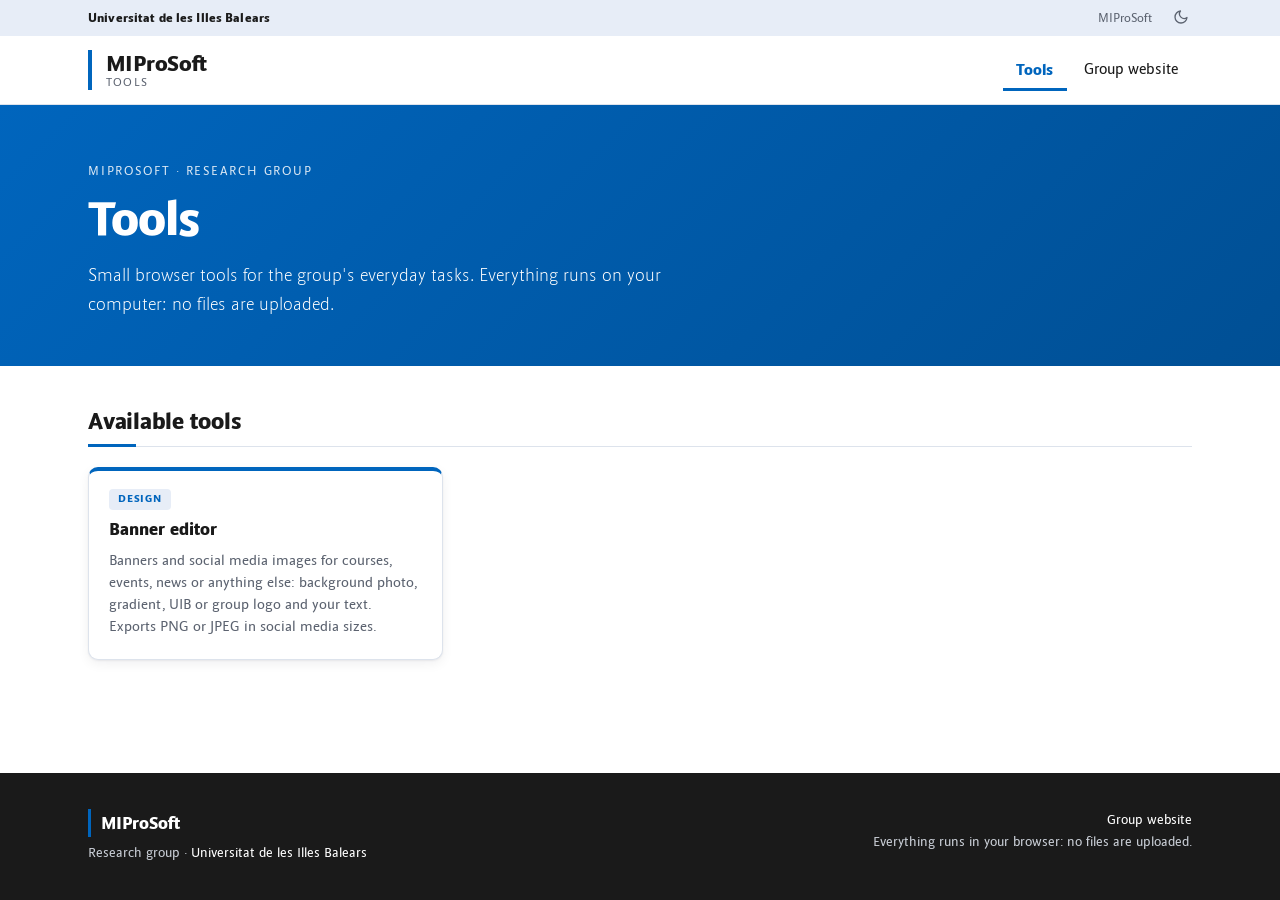
<file: index.html>
<!doctype html>
<html lang="en">
<head>
  <meta charset="utf-8">
  <meta name="viewport" content="width=device-width, initial-scale=1">
  <title>Tools · MIProSoft</title>
  <meta name="description" content="Browser tools for the everyday tasks of the MIProSoft research group (Universitat de les Illes Balears).">
  <link rel="icon" type="image/png" href="assets/logo.png">
  <link rel="icon" type="image/svg+xml" href="assets/logo.svg">
  <link rel="apple-touch-icon" href="assets/logo.png">
  <link rel="stylesheet" href="assets/site.css">
  <script src="assets/site.js"></script>
</head>
<body>
  <header data-site-header></header>

  <main id="content">
    <section class="hero">
      <div class="container hero-inner">
        <p class="eyebrow">MIProSoft · Research group</p>
        <h1>Tools</h1>
        <p class="hero-lead">Small browser tools for the group's everyday tasks. Everything runs on your computer: no files are uploaded.</p>
      </div>
    </section>

    <div class="container page">
      <h2>Available tools</h2>
      <ul class="card-grid">
        <li class="card">
          <p class="card-meta"><span class="kind">Design</span></p>
          <h3 class="card-title"><a href="banner-editor/">Banner editor</a></h3>
          <p class="card-summary">Banners and social media images for courses, events, news or anything else: background photo, gradient, UIB or group logo and your text. Exports PNG or JPEG in social media sizes.</p>
        </li>
      </ul>
    </div>
  </main>

  <footer data-site-footer></footer>
</body>
</html>
</file>
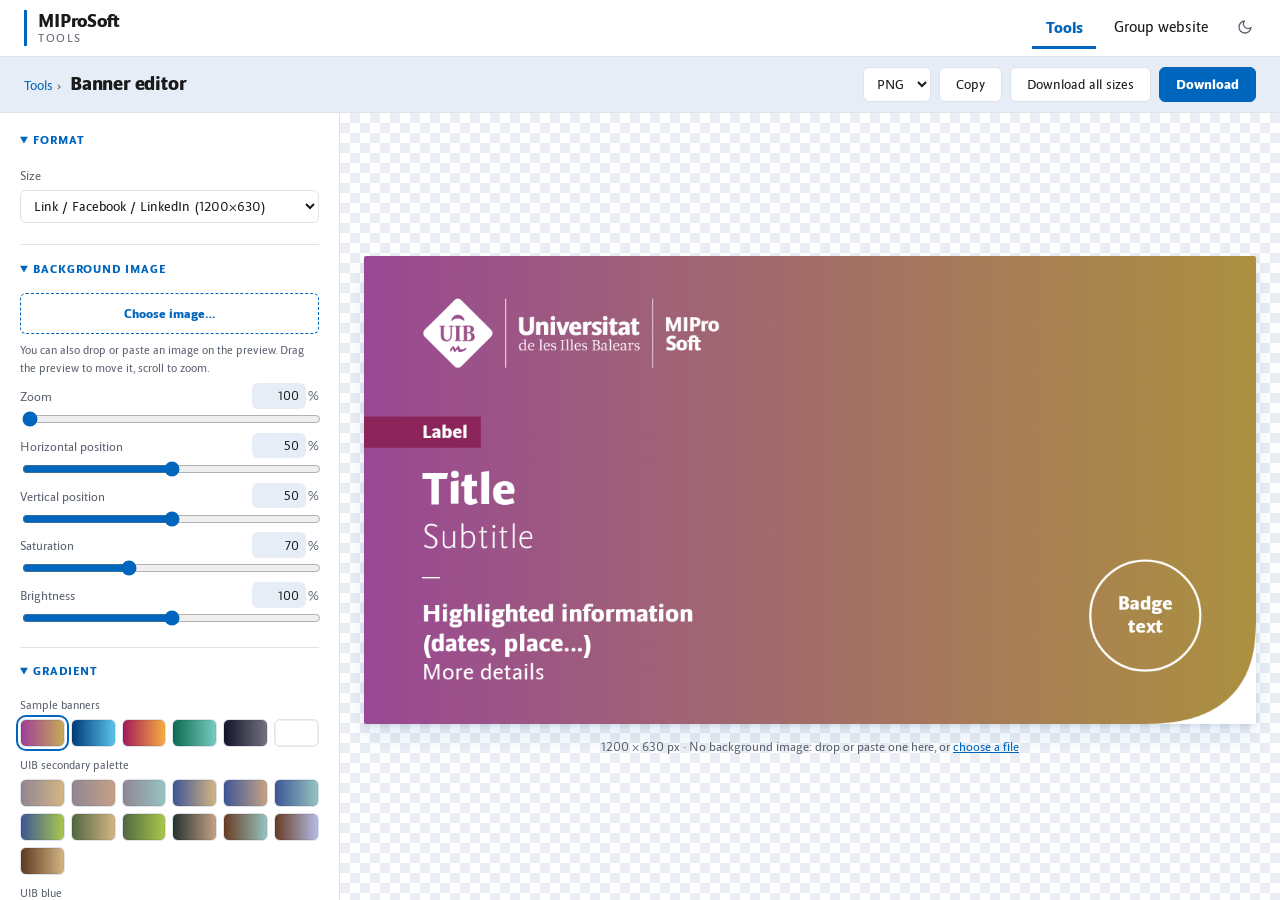
<file: banner-editor/index.html>
<!doctype html>
<html lang="en">
<head>
  <meta charset="utf-8">
  <meta name="viewport" content="width=device-width, initial-scale=1">
  <title>Banner editor · MIProSoft tools</title>
  <link rel="icon" type="image/png" href="../assets/logo.png">
  <link rel="icon" type="image/svg+xml" href="../assets/logo.svg">
  <link rel="stylesheet" href="../assets/site.css">
  <link rel="stylesheet" href="style.css">
  <script src="../assets/site.js"></script>
</head>
<body class="app">
  <header data-site-header="compact"></header>

  <div class="toolbar">
    <div class="toolbar-title">
      <nav class="breadcrumb" aria-label="Breadcrumb"><a href="../">Tools</a> <span aria-hidden="true">›</span></nav>
      <h1>Banner editor</h1>
    </div>
    <div class="actions">
      <select data-key="format" aria-label="File format">
        <option value="png">PNG</option>
        <option value="jpeg">JPEG</option>
      </select>
      <button id="copyBtn" type="button" class="button secondary">Copy</button>
      <button id="downloadAllBtn" type="button" class="button secondary">Download all sizes</button>
      <button id="downloadBtn" type="button" class="button">Download</button>
    </div>
  </div>

  <main class="layout">
    <aside class="panel">
      <details open>
        <summary>Format</summary>
        <label>Size
          <select data-key="preset" id="presetSelect"></select>
        </label>
        <div class="row custom-size">
          <label>Width <input type="number" data-key="customW" min="100" max="4000" step="10"></label>
          <label>Height <input type="number" data-key="customH" min="100" max="4000" step="10"></label>
        </div>
      </details>

      <details open>
        <summary>Background image</summary>
        <label class="file">
          <input type="file" id="imageInput" accept="image/*">
          <span>Choose image…</span>
        </label>
        <button type="button" id="removeImageBtn" class="reset" hidden>Remove image (gradient only)</button>
        <p class="hint">You can also drop or paste an image on the preview. Drag the preview to move it, scroll to zoom.</p>
        <label>Zoom <output data-for="imgZoom"></output>
          <input type="range" data-key="imgZoom" min="100" max="300" step="1"></label>
        <label>Horizontal position <output data-for="imgX"></output>
          <input type="range" data-key="imgX" min="0" max="100" step="1"></label>
        <label>Vertical position <output data-for="imgY"></output>
          <input type="range" data-key="imgY" min="0" max="100" step="1"></label>
        <label>Saturation <output data-for="imgSat"></output>
          <input type="range" data-key="imgSat" min="0" max="200" step="1"></label>
        <label>Brightness <output data-for="imgBright"></output>
          <input type="range" data-key="imgBright" min="50" max="150" step="1"></label>
      </details>

      <details open>
        <summary>Gradient</summary>
        <div class="swatches" id="gradientPresets"></div>
        <p class="hint">Preset: <strong id="gradientName"></strong></p>
        <div class="row">
          <label>Start <input type="color" data-key="gradC1"></label>
          <label>Opacity <output data-for="gradA1"></output>
            <input type="range" data-key="gradA1" min="0" max="100" step="1"></label>
        </div>
        <div class="row">
          <label>End <input type="color" data-key="gradC2"></label>
          <label>Opacity <output data-for="gradA2"></output>
            <input type="range" data-key="gradA2" min="0" max="100" step="1"></label>
        </div>
        <label>Angle <output data-for="gradAngle"></output>
          <input type="range" data-key="gradAngle" min="0" max="360" step="5"></label>
        <label>Blend mode
          <select data-key="gradBlend">
            <option value="source-over">Normal</option>
            <option value="multiply">Multiply</option>
            <option value="screen">Screen</option>
            <option value="overlay">Overlay</option>
            <option value="soft-light">Soft light</option>
            <option value="color">Color</option>
          </select>
        </label>
        <label class="check"><input type="checkbox" data-key="cornerShow"> Curved corner</label>
        <label>Corner colour <input type="color" data-key="cornerColor"></label>
      </details>

      <details open>
        <summary>Logo</summary>
        <label>Logo
          <select data-key="logoBrand">
            <option value="team">UIB · MIPro Soft</option>
            <option value="uib">UIB</option>
          </select>
        </label>
        <label>Version <span class="auto-note" id="logoAutoNote"></span>
          <select data-key="logoVariant">
            <option value="auto">Auto (by background)</option>
            <option value="white">Negative (white)</option>
            <option value="dark">Positive (dark)</option>
            <option value="color">Full colour</option>
          </select>
        </label>
        <label>Size <output data-for="logoSize"></output>
          <input type="range" data-key="logoSize" min="50" max="160" step="1"></label>
      </details>

      <details open>
        <summary>Content</summary>
        <label>Label <input type="text" data-key="label" placeholder="e.g. Seminar, Course, News"></label>
        <label>Label background <input type="color" data-key="labelBg"></label>
        <label>Title <textarea data-key="title" rows="2" placeholder="e.g. the name of the event"></textarea></label>
        <label>Subtitle <input type="text" data-key="subtitle" placeholder="e.g. a tagline, (5 ECTS)"></label>
        <label>Highlight <span class="field-note">bold</span> <textarea data-key="highlight" rows="2" placeholder="e.g. dates, time, place"></textarea></label>
        <label>Details <textarea data-key="details" rows="1" placeholder="e.g. Online · Free entry"></textarea></label>
        <div class="row">
          <label>Text colour
            <select data-key="textColorMode">
              <option value="auto">Auto</option>
              <option value="custom">Custom</option>
            </select>
          </label>
          <label>Custom <input type="color" data-key="textColor"></label>
        </div>
        <label>Text size <output data-for="textScale"></output>
          <input type="range" data-key="textScale" min="60" max="140" step="1"></label>
        <label>Vertical alignment
          <select data-key="valign">
            <option value="top">Below the logo</option>
            <option value="center">Centre</option>
            <option value="bottom">Bottom</option>
          </select>
        </label>
      </details>

      <details open>
        <summary>Badge</summary>
        <label class="check"><input type="checkbox" data-key="badgeShow"> Show badge</label>
        <label>Text <textarea data-key="badgeText" rows="2" placeholder="e.g. Register now"></textarea></label>
        <label>Size <output data-for="badgeSize"></output>
          <input type="range" data-key="badgeSize" min="50" max="160" step="1"></label>
        <label class="check"><input type="checkbox" data-key="badgeAuto"> Automatic position</label>
        <label>Horizontal position <output data-for="badgeX"></output>
          <input type="range" data-key="badgeX" min="0" max="100" step="0.5"></label>
        <label>Vertical position <output data-for="badgeY"></output>
          <input type="range" data-key="badgeY" min="0" max="100" step="0.5"></label>
      </details>

      <button id="resetBtn" type="button" class="reset">Reset all settings</button>
    </aside>

    <section class="stage" id="stage">
      <div class="canvas-wrap" id="canvasWrap">
        <canvas id="canvas"></canvas>
      </div>
      <p class="size-label"><span id="sizeLabel"></span><span id="dropHint"> · No background image: drop or paste one here, or
        <button type="button" id="chooseImageLink" class="link-button">choose a file</button></span></p>
    </section>
  </main>

  <script src="../assets/colour-picker.js"></script>
  <script src="app.js"></script>
</body>
</html>
</file>
<file: assets/site.css>
/* Shared look and feel of the MIProSoft tools, following the group's website
   (github.com/MIProSoft-Lab/miprosoft-site): UIB visual identity, UIBsans,
   institutional blue, light and dark themes. Every tool links this file and
   assets/site.js, which adds the header and footer. */

/* UIB sans © 2014 Damià Rotger Miró (www.ductilct.com), the UIB's institutional
   typeface. A copy installed on the visitor's computer is used first. */
@font-face {
  font-family: UIBsans; font-weight: 300; font-style: normal; font-display: swap;
  src: local('UIBsans Light'), local('UIBsans-Light'), url('../fonts/UIBsans-Light.ttf') format('truetype');
}
@font-face {
  font-family: UIBsans; font-weight: 300; font-style: italic; font-display: swap;
  src: local('UIBsans Light Italic'), local('UIBsans-LightItalic'), url('../fonts/UIBsans-LightItalic.ttf') format('truetype');
}
@font-face {
  font-family: UIBsans; font-weight: 400; font-style: normal; font-display: swap;
  src: local('UIBsans'), local('UIBsans-Regular'), url('../fonts/UIBsans-Regular.ttf') format('truetype');
}
@font-face {
  font-family: UIBsans; font-weight: 400; font-style: italic; font-display: swap;
  src: local('UIBsans Italic'), local('UIBsans-Italic'), url('../fonts/UIBsans-Italic.ttf') format('truetype');
}
@font-face {
  font-family: UIBsans; font-weight: 700; font-style: normal; font-display: swap;
  src: local('UIBsans Bold'), local('UIBsans-Bold'), url('../fonts/UIBsans-Bold.ttf') format('truetype');
}
@font-face {
  font-family: UIBsans; font-weight: 700; font-style: italic; font-display: swap;
  src: local('UIBsans Bold Italic'), local('UIBsans-BoldItalic'), url('../fonts/UIBsans-BoldItalic.ttf') format('truetype');
}

:root {
  /* UIB blue (Pantone 300 C) and black; light blue tint from the style guide. */
  --bg: #ffffff;
  --fg: #1a1a1a;
  --muted: #5c6370;
  --rule: #dde3ec;
  --tint: #e7edf7;
  --surface: #ffffff;
  --accent: #0065bd;
  --accent-strong: #004f94;
  --on-accent: #ffffff;
  --button-bg: #0065bd;
  --button-hover: #004f94;
  --hero-bg: linear-gradient(135deg, #0065bd 0%, #004f94 100%);
  --footer-bg: #1a1a1a;
  --footer-fg: #c9ced6;
  --shadow: 0 1px 2px rgb(16 24 40 / 0.06), 0 4px 12px rgb(16 24 40 / 0.06);
  --shadow-hover: 0 2px 4px rgb(16 24 40 / 0.08), 0 12px 24px rgb(0 101 189 / 0.12);
  --sans: UIBsans, Arial, 'Liberation Sans', Helvetica, sans-serif;
  --container: 72rem;
  --radius: 10px;
  color-scheme: light dark;
}

/* Dark theme: follows the system unless a theme was picked with the toggle
   (data-theme on <html>, shared with the group's website). */
@media (prefers-color-scheme: dark) {
  :root:not([data-theme='light']) {
    --bg: #14161a; --fg: #e8e8e8; --muted: #9ba3ae; --rule: #2b313a; --tint: #1b2a3d; --surface: #1a1d22;
    --accent: #6aaef2; --accent-strong: #8cc2f6; --button-bg: #0a4f91; --button-hover: #0b5aa6;
    --hero-bg: linear-gradient(135deg, #0a4f91 0%, #083a6b 100%);
    --footer-bg: #0d0f12; --shadow: 0 1px 2px rgb(0 0 0 / 0.4); --shadow-hover: 0 4px 16px rgb(0 0 0 / 0.5);
  }
}
:root[data-theme='dark'] {
  color-scheme: dark;
  --bg: #14161a; --fg: #e8e8e8; --muted: #9ba3ae; --rule: #2b313a; --tint: #1b2a3d; --surface: #1a1d22;
  --accent: #6aaef2; --accent-strong: #8cc2f6; --button-bg: #0a4f91; --button-hover: #0b5aa6;
  --hero-bg: linear-gradient(135deg, #0a4f91 0%, #083a6b 100%);
  --footer-bg: #0d0f12; --shadow: 0 1px 2px rgb(0 0 0 / 0.4); --shadow-hover: 0 4px 16px rgb(0 0 0 / 0.5);
}
:root[data-theme='light'] { color-scheme: light; }

* { box-sizing: border-box; }
[hidden] { display: none !important; }

body {
  margin: 0;
  display: flex; flex-direction: column; min-height: 100vh;
  background: var(--bg); color: var(--fg);
  font: 16px/1.6 var(--sans);
  -webkit-font-smoothing: antialiased;
}
main { flex: 1; }
a { color: var(--accent); text-decoration: none; }
a:hover { text-decoration: underline; }
:focus-visible { outline: 2px solid var(--accent); outline-offset: 2px; }

.container { max-width: var(--container); margin: 0 auto; padding-left: 1.5rem; padding-right: 1.5rem; }
.page { padding-top: 2.5rem; padding-bottom: 4rem; }

/* ---------- Header ---------- */

.topbar { background: var(--tint); font: 0.8rem/1 var(--sans); }
.topbar-inner { display: flex; justify-content: space-between; align-items: center; gap: 1rem; height: 2.25rem; }
.institution { color: var(--fg); font-weight: 700; letter-spacing: 0.01em; }
.topbar-tools { display: flex; align-items: center; gap: 1.1rem; }
.topbar-tools a { color: var(--muted); }
.topbar-tools a:hover { color: var(--accent); }
.theme-toggle {
  display: inline-flex; align-items: center; padding: 0.2rem; border: 0; border-radius: 4px;
  background: none; color: var(--muted); cursor: pointer;
}
.theme-toggle:hover { color: var(--accent); }
.theme-toggle svg { width: 1rem; height: 1rem; }
/* Show the icon of the theme you would switch to. */
:root .icon-sun, :root[data-theme='dark'] .icon-moon { display: none; }
:root[data-theme='dark'] .icon-sun { display: block; }
@media (prefers-color-scheme: dark) {
  :root:not([data-theme='light']) .icon-moon { display: none; }
  :root:not([data-theme='light']) .icon-sun { display: block; }
}

.masthead { background: var(--bg); border-bottom: 1px solid var(--rule); }
.masthead-inner { display: flex; justify-content: space-between; align-items: center; gap: 1.5rem; min-height: 4.25rem; }
.brand { display: flex; flex-direction: column; padding-left: 0.85rem; border-left: 4px solid var(--accent); color: var(--fg); line-height: 1.15; }
.brand:hover { text-decoration: none; }
.brand-name { font-size: 1.45rem; font-weight: 700; letter-spacing: -0.01em; }
.brand-tagline { color: var(--muted); font-size: 0.75rem; text-transform: uppercase; letter-spacing: 0.12em; }
.main-nav ul { display: flex; gap: 0.25rem; margin: 0; padding: 0; list-style: none; }
.main-nav a { display: block; padding: 0.5rem 0.85rem; border-radius: 6px; color: var(--fg); }
.main-nav a:hover { background: var(--tint); color: var(--accent); text-decoration: none; }
.main-nav a[aria-current='page'] { color: var(--accent); font-weight: 700; box-shadow: inset 0 -3px 0 var(--accent); border-radius: 6px 6px 0 0; }

/* Tool pages: a compact masthead (no top bar), with the theme toggle in it. */
.site-header.compact .container { max-width: none; }
.site-header.compact .masthead-inner { min-height: 3.5rem; }
.site-header.compact .brand-name { font-size: 1.2rem; }
.site-header.compact .brand { border-left-width: 3px; padding-left: 0.7rem; }
.masthead-tools { display: flex; align-items: center; gap: 0.75rem; }

/* ---------- Hero, headings, cards, buttons ---------- */

.hero { background: var(--hero-bg); color: var(--on-accent); }
.hero-inner { padding-top: 3.5rem; padding-bottom: 3rem; }
.eyebrow { margin: 0 0 0.6rem; font-size: 0.8rem; text-transform: uppercase; letter-spacing: 0.14em; opacity: 0.85; }
.hero h1 { margin: 0; font-size: clamp(2.2rem, 6vw, 3.2rem); line-height: 1.05; letter-spacing: -0.02em; }
.hero-lead { margin: 1rem 0 0; max-width: 38rem; font-size: 1.2rem; font-weight: 300; line-height: 1.5; }

h2 {
  position: relative; margin: 0 0 1.25rem; padding-bottom: 0.6rem; border-bottom: 1px solid var(--rule);
  font: 700 1.5rem/1.25 var(--sans); letter-spacing: -0.01em; color: var(--fg);
}
/* Short UIB-blue rule under each heading. */
h2::after { content: ''; position: absolute; left: 0; bottom: -1px; width: 3rem; height: 3px; background: var(--accent); }

.card-grid { display: grid; grid-template-columns: repeat(auto-fill, minmax(18rem, 1fr)); gap: 1.25rem; margin: 0; padding: 0; list-style: none; }
.card {
  position: relative; display: flex; flex-direction: column; gap: 0.5rem; padding: 1.1rem 1.25rem 1.3rem;
  border: 1px solid var(--rule); border-top: 4px solid var(--accent); border-radius: var(--radius);
  background: var(--surface); box-shadow: var(--shadow);
  transition: border-color 0.15s, box-shadow 0.15s, transform 0.15s;
}
.card:hover, .card:focus-within { border-color: var(--accent); box-shadow: var(--shadow-hover); transform: translateY(-2px); }
@media (prefers-reduced-motion: reduce) { .card, .card:hover { transition: none; transform: none; } }
.card-title { margin: 0; font: 700 1.15rem/1.3 var(--sans); }
.card-title a { color: var(--fg); }
/* The whole card is the link's hit area. */
.card-title a::after { content: ''; position: absolute; inset: 0; border-radius: var(--radius); }
.card-title a:hover { text-decoration: none; }
.card:hover .card-title a { color: var(--accent); }
.card-summary { margin: 0; color: var(--muted); font-size: 0.92rem; line-height: 1.5; }
.card-meta { display: flex; flex-wrap: wrap; gap: 0.4rem; margin: 0; }
.kind {
  padding: 0.1rem 0.55rem; border-radius: 4px; background: var(--tint); color: var(--accent);
  font-size: 0.7rem; font-weight: 700; text-transform: uppercase; letter-spacing: 0.08em;
}

.button {
  display: inline-flex; align-items: center; justify-content: center; gap: 0.4rem;
  padding: 0.5rem 1rem; border: 1px solid var(--button-bg); border-radius: 6px;
  background: var(--button-bg); color: #fff; font: 700 0.9rem/1.2 var(--sans); cursor: pointer;
}
.button:hover { background: var(--button-hover); border-color: var(--button-hover); text-decoration: none; }
.button.secondary { background: var(--surface); border-color: var(--rule); color: var(--fg); font-weight: 400; }
.button.secondary:hover { border-color: var(--accent); color: var(--accent); background: var(--surface); }

/* Form controls, used by the tools. */
input, select, textarea, button { font-family: var(--sans); }
input[type=text], input[type=number], select, textarea {
  padding: 0.4rem 0.55rem; border: 1px solid var(--rule); border-radius: 6px;
  background: var(--surface); color: var(--fg); font-size: 0.9rem;
}
input[type=text]:focus, input[type=number]:focus, select:focus, textarea:focus { outline: none; border-color: var(--accent); box-shadow: 0 0 0 3px color-mix(in srgb, var(--accent) 20%, transparent); }
input[type=range], input[type=checkbox] { accent-color: var(--accent); }

/* ---------- Colour fields (assets/colour-picker.js) ---------- */

.colour-field { position: relative; display: inline-block; vertical-align: middle; }
.colour-button {
  display: block; width: 44px; height: 30px; padding: 3px; cursor: pointer;
  border: 1px solid var(--rule); border-radius: 6px; background: var(--surface);
}
.colour-button::before {
  content: ''; display: block; width: 100%; height: 100%; border-radius: 3px;
  background: var(--swatch); box-shadow: inset 0 0 0 1px rgb(0 0 0 / 0.12);
}
.colour-button:hover, .colour-button[aria-expanded='true'] { border-color: var(--accent); }
/* The browser's own picker stays in place, invisible, so it opens next to the swatch. */
.colour-native { position: absolute; inset: 0; width: 100%; height: 100%; opacity: 0; pointer-events: none; }

.colour-popover {
  position: fixed; z-index: 20; width: 252px; padding: 0.6rem 0.75rem 0.75rem;
  border: 1px solid var(--rule); border-radius: var(--radius); background: var(--surface);
  box-shadow: var(--shadow-hover); font-size: 0.8rem;
}
.colour-group { margin: 0.35rem 0 0.3rem; color: var(--muted); font-size: 0.72rem; font-weight: 700; text-transform: uppercase; letter-spacing: 0.06em; }
.colour-grid { display: grid; grid-template-columns: repeat(7, 1fr); gap: 5px; }
.colour-swatch {
  aspect-ratio: 1; padding: 0; cursor: pointer; border-radius: 5px;
  border: 1px solid rgb(0 0 0 / 0.15); background: var(--swatch);
}
.colour-swatch:hover { transform: scale(1.12); }
.colour-swatch[aria-pressed='true'] { outline: 2px solid var(--accent); outline-offset: 2px; }
.colour-text { display: block; margin: 0.7rem 0 0; color: var(--muted); }
.colour-text input { display: block; width: 100%; margin-top: 0.25rem; font-variant-numeric: tabular-nums; }
.colour-text input.invalid { border-color: #c0392b; }
.colour-info { display: block; margin-top: 0.2rem; font-size: 0.72rem; font-variant-numeric: tabular-nums; }
.colour-error { display: block; color: #c0392b; font-size: 0.72rem; }
.colour-error:empty { display: none; }
.colour-custom {
  margin-top: 0.6rem; padding: 0; border: 0; background: none; cursor: pointer;
  color: var(--accent); font: inherit; text-decoration: underline;
}

/* ---------- Footer ---------- */

.site-footer { background: var(--footer-bg); color: var(--footer-fg); font-size: 0.85rem; }
.site-footer a { color: #fff; }
.footer-inner { display: flex; flex-wrap: wrap; justify-content: space-between; gap: 1.5rem; padding-top: 2.25rem; padding-bottom: 2.25rem; }
.footer-inner p { margin: 0; }
.footer-name { color: #fff; font-size: 1.1rem; font-weight: 700; border-left: 3px solid var(--accent); padding-left: 0.6rem; margin-bottom: 0.3rem !important; }
.footer-meta { text-align: right; }

@media (max-width: 760px) {
  .hero-inner { padding-top: 2.5rem; padding-bottom: 2.25rem; }
  .page { padding-top: 1.75rem; padding-bottom: 3rem; }
  .footer-meta { text-align: left; }
}
@media (max-width: 600px) {
  .container { padding-left: 1rem; padding-right: 1rem; }
  .main-nav a { padding: 0.5rem 0.6rem; }
}
</file>
<file: banner-editor/style.css>
/* Banner editor layout. Colours, fonts, buttons and form controls come from
   ../assets/site.css (the MIProSoft look and feel). */

/* A full-height app: header, tool bar, then the panel and the preview. */
body.app { height: 100vh; min-height: 0; }

.toolbar {
  display: flex; align-items: center; justify-content: space-between; gap: 1rem; flex-wrap: wrap;
  padding: 0.6rem 1.5rem; background: var(--tint); border-bottom: 1px solid var(--rule);
}
.toolbar-title { display: flex; align-items: baseline; gap: 0.5rem; }
.breadcrumb { font-size: 0.85rem; color: var(--muted); }
.toolbar h1 { margin: 0; font-size: 1.25rem; line-height: 1.2; letter-spacing: -0.01em; }
.actions { display: flex; gap: 0.5rem; align-items: center; }
.actions select { padding-top: 0.45rem; padding-bottom: 0.45rem; }

.layout { flex: 1; display: flex; min-height: 0; }

.panel {
  width: 340px; flex-shrink: 0; overflow-y: auto;
  background: var(--surface); border-right: 1px solid var(--rule); padding: 0.25rem 1.25rem 1.5rem;
}
details { border-bottom: 1px solid var(--rule); padding: 0.75rem 0; }
summary {
  cursor: pointer; padding: 0.15rem 0 0.35rem; color: var(--accent);
  font-size: 0.75rem; font-weight: 700; text-transform: uppercase; letter-spacing: 0.08em;
}
summary:hover { color: var(--accent-strong); }
label { display: block; margin: 0.55rem 0; color: var(--muted); font-size: 0.82rem; }
label > input:not([type=checkbox]):not([type=color]), label > select, label > textarea { display: block; width: 100%; margin-top: 0.25rem; }
textarea { resize: vertical; }
.colour-field { margin-left: 6px; }
/* Number box next to a slider's name: type the value, or use the arrow keys.
   Negative margins keep it within the text line, so the slider doesn't move. */
.num { float: right; display: inline-flex; align-items: center; gap: 2px; margin: -3px 0; color: var(--muted); }
.num input[type=number] {
  width: 3.4rem; height: 1.6rem; padding: 0 0.35rem; text-align: right;
  font-size: 0.82rem; font-variant-numeric: tabular-nums; color: var(--fg);
  border-color: transparent; background: var(--tint); -moz-appearance: textfield;
}
.num input[type=number]:hover { border-color: var(--rule); }
.num input[type=number]:focus { border-color: var(--accent); background: var(--surface); }
.num input::-webkit-outer-spin-button, .num input::-webkit-inner-spin-button { -webkit-appearance: none; margin: 0; }
label.check { display: flex; align-items: center; gap: 0.5rem; color: var(--fg); }
.row { display: flex; gap: 0.75rem; align-items: flex-end; }
.row > label { flex: 1; }
/* In a row, a colour field has its name above the swatch, so swatches line up. */
.row > label:has(> .colour-field) { flex: 0 0 4.5rem; }
.row > label > .colour-field { display: block; width: max-content; margin: 0.25rem 0 0; }
/* Rows with a swatch: names on one line, the slider centred on the 30px swatch. */
.row:has(.colour-field) { align-items: flex-start; }
.row > label > input[type=range] { margin-top: calc(0.25rem + 7px); }
.custom-size { display: none; }
.custom-size.visible { display: flex; }
.hint { margin: 0.4rem 0; color: var(--muted); font-size: 0.75rem; line-height: 1.45; }
.auto-note { color: var(--accent); font-weight: 700; }
.field-note { opacity: 0.7; font-size: 0.72rem; }

.file input[type=file] { display: none !important; }
.file span {
  display: block; padding: 0.55rem; text-align: center; cursor: pointer;
  border: 1px dashed var(--accent); border-radius: 6px; color: var(--accent); font-weight: 700;
}
.file span:hover { background: var(--tint); }

/* Gradient presets: small swatches in groups; the name shows on hover. */
.swatches { margin: 0.25rem 0 0; }
.swatch-group { margin: 0.6rem 0 0.25rem; color: var(--muted); font-size: 0.72rem; }
.swatch-grid { display: grid; grid-template-columns: repeat(6, 1fr); gap: 6px; }
.swatch-grid button {
  height: 28px; padding: 0; cursor: pointer; border-radius: 6px;
  border: 1px solid var(--rule); box-shadow: inset 0 0 0 1px rgb(0 0 0 / 0.06);
}
.swatch-grid button:hover { outline: 2px solid var(--muted); outline-offset: 1px; }
.swatch-grid button.active { outline: 2px solid var(--accent); outline-offset: 2px; }
.hint strong { color: var(--fg); }

.reset {
  margin-top: 0.75rem; padding: 0; border: 0; background: none; cursor: pointer;
  color: var(--muted); font-size: 0.82rem; text-decoration: underline;
}
.reset:hover { color: var(--accent); }

/* Preview on a checkerboard, so transparent areas would show. */
.stage {
  --check: color-mix(in srgb, var(--rule) 60%, var(--bg));
  flex: 1; min-width: 0; display: flex; flex-direction: column; align-items: center; justify-content: center;
  padding: 1.5rem; background-color: var(--bg);
  background-image: linear-gradient(45deg, var(--check) 25%, transparent 25%), linear-gradient(-45deg, var(--check) 25%, transparent 25%),
    linear-gradient(45deg, transparent 75%, var(--check) 75%), linear-gradient(-45deg, transparent 75%, var(--check) 75%);
  background-size: 20px 20px; background-position: 0 0, 0 10px, 10px -10px, -10px 0;
}
.canvas-wrap { position: relative; display: flex; max-width: 100%; max-height: calc(100vh - 210px); }
canvas {
  display: block; max-width: 100%; max-height: calc(100vh - 210px); object-fit: contain;
  border-radius: 2px; box-shadow: var(--shadow-hover); cursor: grab; touch-action: none;
}
canvas.dragging { cursor: grabbing; }
.stage.drag-over .canvas-wrap { outline: 3px dashed var(--accent); outline-offset: 6px; }
.size-label { margin: 0.75rem 0 0; color: var(--muted); font-size: 0.82rem; text-align: center; }
.link-button { padding: 0; border: 0; background: none; cursor: pointer; color: var(--accent); font: inherit; text-decoration: underline; }
.link-button:hover { color: var(--accent-strong); }

@media (max-width: 800px) {
  body.app { height: auto; }
  .layout { flex-direction: column-reverse; }
  .panel { width: 100%; border-right: none; }
  .canvas-wrap, canvas { max-height: 70vh; }
}
</file>
